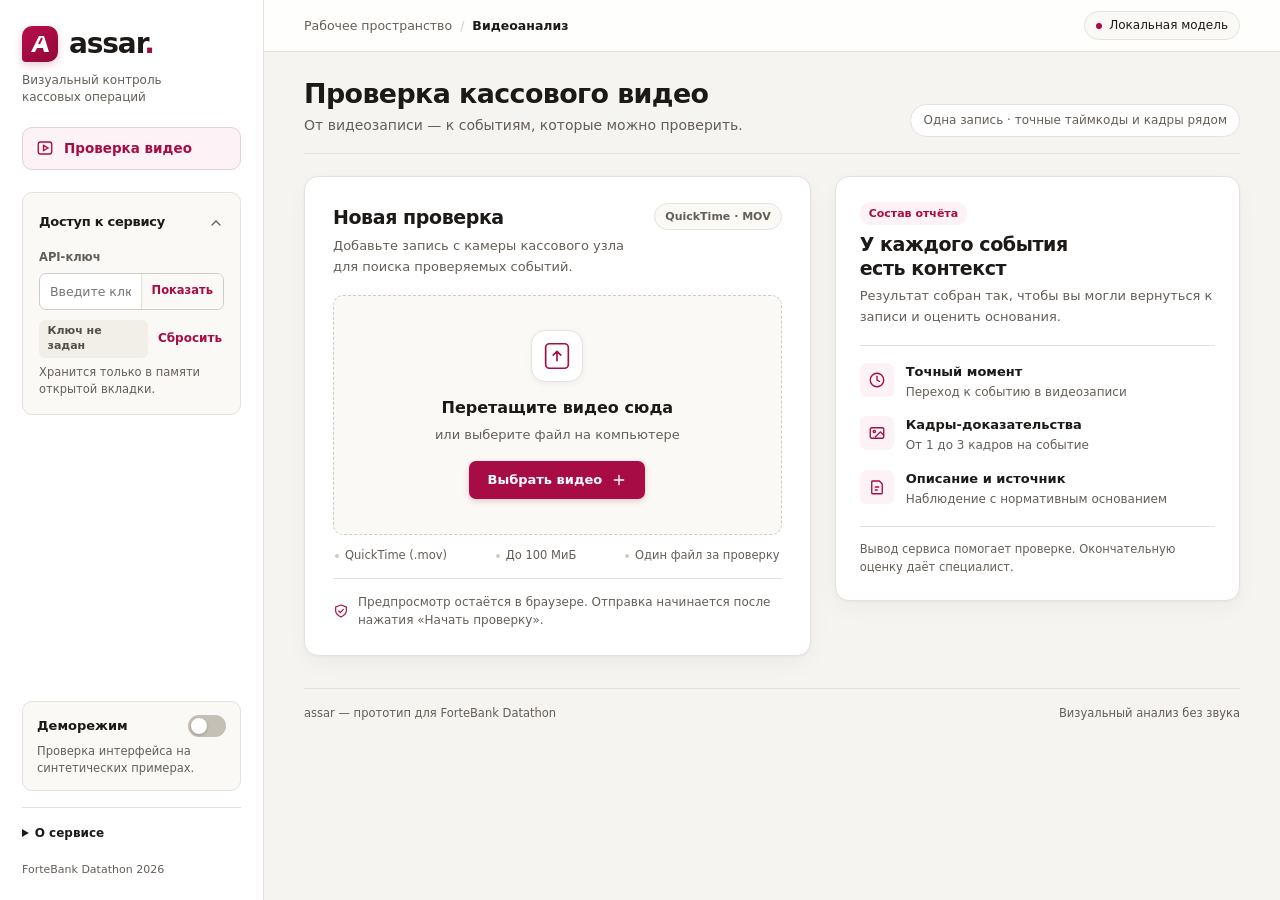
<file: app/web/index.html>
<!DOCTYPE html>
<html lang="ru">
<head>
  <meta charset="UTF-8">
  <meta name="viewport" content="width=device-width, initial-scale=1.0">
  <meta name="theme-color" content="#F6F5F3">
  <title>assar — Проверка кассового видео</title>
  <link rel="stylesheet" href="styles.css?v=refresh-10">
</head>
<body>
  <a class="skip-link" href="#mainContent">Перейти к проверке</a>
  <div id="appShell" class="app-shell">
    <aside class="sidebar" aria-label="Панель сервиса">
      <div class="sidebar__top">
        <a class="brand" href="#mainContent" aria-label="assar — к проверке видео">
          <span class="brand__mark" aria-hidden="true"><svg viewBox="0 0 32 32" width="32" height="32" fill="none"><path d="M7 24 15 8h5l5 16h-5l-1-4h-6l-2 4H7Z" fill="currentColor"/><path d="m15 16 3-6" stroke="#B60948" stroke-width="2"/></svg></span>
          <span class="brand__name" translate="no">assar<span class="brand__dot">.</span></span>
        </a>
        <p class="sidebar__caption">Визуальный контроль кассовых операций</p>
      </div>
      <nav class="workspace-nav" aria-label="Рабочая область">
        <a href="#mainContent" aria-current="page" class="workspace-nav__active">
          <svg width="18" height="18" viewBox="0 0 24 24" fill="none" stroke="currentColor" stroke-width="1.8" aria-hidden="true"><rect x="3" y="4" width="18" height="16" rx="3"/><path d="m10 8.5 6 3.5-6 3.5v-7Z"/></svg>
          <span>Проверка видео</span>
        </a>
      </nav>
      <details id="authPanel" class="access-panel" open>
        <summary class="access-panel__heading">
          <h2 id="authHeading">Доступ к сервису</h2>
          <svg class="access-panel__chevron" width="16" height="16" viewBox="0 0 24 24" fill="none" stroke="currentColor" stroke-width="1.8" aria-hidden="true"><path d="m6 9 6 6 6-6" stroke-linecap="round" stroke-linejoin="round"/></svg>
        </summary>
        <label for="apiKeyInput">API-ключ</label>
        <div class="key-input">
          <input type="password" id="apiKeyInput" name="api-key" placeholder="Введите ключ…" autocomplete="off" spellcheck="false" aria-describedby="keyHelp">
          <button type="button" id="toggleKeyVisibilityBtn" class="key-toggle" aria-label="Показать ключ" aria-pressed="false">Показать</button>
        </div>
        <div class="key-status-row"><span id="keyStatusBadge" class="badge badge--neutral" role="status">Ключ не задан</span><button type="button" id="clearKeyBtn" class="text-button">Сбросить</button></div>
        <p id="keyHelp" class="small-note">Хранится только в памяти открытой вкладки.</p>
      </details>
      <div class="sidebar__bottom">
        <div class="demo-box">
          <label class="demo-switch" for="demoModeToggle">
            <span>Деморежим</span><input type="checkbox" id="demoModeToggle" name="demo-mode" role="switch">
          </label>
          <p class="small-note">Проверка интерфейса на синтетических примерах.</p>
        </div>
        <details class="about-service"><summary>О сервисе</summary><p>Прототип для ForteBank Datathon. Анализирует только изображение, без звука и идентификации лиц. Не является официальным продуктом банка.</p></details>
        <span class="sidebar__signature">ForteBank Datathon 2026</span>
      </div>
    </aside>

    <div class="workspace">
      <header class="workspace-bar">
        <div class="workspace-bar__crumbs"><span>Рабочее пространство</span><span class="workspace-bar__separator" aria-hidden="true">/</span><strong>Видеоанализ</strong></div>
        <span class="workspace-bar__badge"><span aria-hidden="true"></span> Локальная модель</span>
      </header>
      <main id="mainContent" class="main-content" tabindex="-1">
        <div class="demo-strip">
          <div id="demoBanner" class="demo-banner hidden" role="status">
            <span class="demo-banner__badge">Синтетические данные</span>
            <span class="demo-banner__text">Демонстрация интерфейса. Видео не отправляется на анализ; результаты не являются выводами модели.</span>
          </div>
          <div id="demoSettingsBox" class="demo-settings hidden">
            <label for="demoScenarioSelect">Сценарий</label>
            <div class="select-wrap">
              <select id="demoScenarioSelect" name="demo-scenario" class="select-input">
                <option value="violation">Есть события — 2 события и 4 кадра</option>
                <option value="many_events">Лента — 12 синтетических событий</option>
                <option value="no_violation">Нарушений не выявлено</option>
                <option value="failed">Сбой обработки видео</option>
                <option value="http_401">401 — неверный ключ</option>
                <option value="http_415">415 — неподдерживаемый формат</option>
                <option value="http_422">422 — повреждённый файл</option>
                <option value="http_503">503 — сервис занят</option>
              </select>
            </div>
            <button id="useDemoSampleBtn" type="button" class="btn btn--secondary btn--sm">Тестовый файл</button>
          </div>
        </div>

        <header id="pageIntro" class="page-intro">
          <div><h1 id="pageTitle">Проверка кассового видео</h1><p id="pageLead">От видеозаписи — к событиям, которые можно проверить.</p></div>
          <span class="page-intro__note">Одна запись · точные таймкоды и кадры рядом</span>
        </header>

        <section id="errorAlert" class="alert hidden" role="alert" tabindex="-1">
          <div><div class="alert__header"><strong id="errorTitle">Не удалось выполнить проверку</strong><span id="errorCodeBadge" class="badge badge--error hidden"></span></div><p id="errorMessage"></p></div>
          <button type="button" id="errorResetBtn" class="btn btn--secondary">Выбрать другой файл</button>
        </section>
        <p id="notice" class="notice hidden" role="status"></p>

        <section id="uploadSection" class="upload-layout" aria-labelledby="uploadHeading">
          <div class="upload-surface">
            <div class="section-heading">
              <div>
                <h2 id="uploadHeading">Новая проверка</h2>
                <p class="section-lead">Добавьте запись с камеры кассового узла для поиска проверяемых событий.</p>
              </div>
              <span class="format-tag" translate="no">QuickTime · MOV</span>
            </div>
            <input type="file" id="fileInput" name="video" class="sr-only" tabindex="-1" accept=".mov,video/quicktime" aria-label="Видео для проверки">
            <div id="selectedFilePanel" class="selected-file hidden">
              <div class="selected-file__details"><span class="file-symbol" aria-hidden="true">MOV</span><div class="selected-file__text"><span class="selected-file__label">Файл готов к проверке</span><strong id="selectedFileName" class="selected-file__name"></strong><span id="selectedFileSize" class="small-note"></span></div><button type="button" id="changeFileBtn" class="btn btn--secondary btn--sm">Заменить</button></div>
              <button type="button" id="startAnalysisBtn" class="btn btn--primary btn--full"><span>Начать проверку</span><span aria-hidden="true">→</span></button>
            </div>
            <button type="button" id="dropZone" class="dropzone" aria-describedby="uploadRequirements">
              <span class="upload-symbol" aria-hidden="true">
                <svg width="34" height="34" viewBox="0 0 36 36" fill="none" stroke="currentColor" stroke-width="1.75"><rect x="6" y="5" width="24" height="26" rx="4"/><path d="M18 23V13m-4 4 4-4 4 4" stroke-linecap="round" stroke-linejoin="round"/></svg>
              </span>
              <span class="dropzone__copy">
                <span class="dropzone__title">Перетащите видео сюда</span>
                <span class="dropzone__subtitle">или выберите файл на компьютере</span>
              </span>
              <span class="dropzone__cta">Выбрать видео <svg width="16" height="16" viewBox="0 0 24 24" fill="none" stroke="currentColor" stroke-width="2" aria-hidden="true"><path d="M12 5v14m-7-7h14" stroke-linecap="round"/></svg></span>
            </button>
            <p id="uploadRequirements" class="upload-requirements"><span>QuickTime (.mov)</span><span>До 100 МиБ</span><span>Один файл за проверку</span></p>
            <div class="upload-footnote"><svg width="16" height="16" viewBox="0 0 24 24" fill="none" stroke="currentColor" stroke-width="1.75" aria-hidden="true"><path d="m12 3 8 3v6c0 5-8 9-8 9s-8-4-8-9V6l8-3Z"/><path d="m8.5 12 2.5 2.5 4.5-5" stroke-linecap="round" stroke-linejoin="round"/></svg><span>Предпросмотр остаётся в браузере. Отправка начинается после нажатия «Начать проверку».</span></div>
          </div>

          <div class="upload-side-column">
            <div id="videoHome" class="video-home-slot">
              <aside id="videoPanel" class="video-panel hidden" aria-labelledby="videoHeading">
                <div class="video-panel__header"><h2 id="videoHeading">Видеозапись</h2><span class="badge badge--neutral">Локальный просмотр</span></div>
                <div class="video-stage"><video id="localVideo" controls muted playsinline preload="metadata" aria-label="Выбранная видеозапись" aria-describedby="videoMessage"></video></div>
                <p id="videoMessage" class="video-message" role="status"></p>
              </aside>
            </div>

            <aside class="review-guide" aria-labelledby="guideHeading">
              <div class="review-guide__header">
                <span class="review-guide__eyebrow">Состав отчёта</span>
                <h2 id="guideHeading">У каждого события есть контекст</h2>
                <p>Результат собран так, чтобы вы могли вернуться к записи и оценить основания.</p>
              </div>
              <ul class="guide-list">
                <li>
                  <span class="guide-list__icon" aria-hidden="true">
                    <svg width="18" height="18" viewBox="0 0 24 24" fill="none" stroke="currentColor" stroke-width="1.8"><circle cx="12" cy="12" r="9"/><path d="M12 7v5l3.5 2" stroke-linecap="round"/></svg>
                  </span>
                  <div><strong>Точный момент</strong><span>Переход к событию в видеозаписи</span></div>
                </li>
                <li>
                  <span class="guide-list__icon" aria-hidden="true">
                    <svg width="18" height="18" viewBox="0 0 24 24" fill="none" stroke="currentColor" stroke-width="1.8"><rect x="3" y="5" width="18" height="14" rx="2"/><circle cx="8.5" cy="10" r="1.5"/><path d="m21 15-4.5-4.5L9 18"/></svg>
                  </span>
                  <div><strong>Кадры-доказательства</strong><span>От 1 до 3 кадров на событие</span></div>
                </li>
                <li>
                  <span class="guide-list__icon" aria-hidden="true">
                    <svg width="18" height="18" viewBox="0 0 24 24" fill="none" stroke="currentColor" stroke-width="1.8"><path d="M6 4h9l4 4v12a1 1 0 0 1-1 1H6a1 1 0 0 1-1-1V5a1 1 0 0 1 1-1Z"/><path d="M9 12h6M9 16h4"/></svg>
                  </span>
                  <div><strong>Описание и источник</strong><span>Наблюдение с нормативным основанием</span></div>
                </li>
              </ul>
              <p class="guide-disclaimer">Вывод сервиса помогает проверке. Окончательную оценку даёт специалист.</p>
            </aside>
          </div>
        </section>

        <section id="processingSection" class="processing-surface hidden" aria-labelledby="processingHeading">
          <div class="processing-view"><div class="scan-symbol" aria-hidden="true"><span class="spinner"></span><svg width="28" height="28" viewBox="0 0 24 24" fill="none" stroke="currentColor" stroke-width="1.5"><rect x="3" y="4" width="18" height="16" rx="3"/><path d="m10 8 6 4-6 4V8Z"/></svg></div>
            <h2 id="processingHeading" tabindex="-1">Анализируем видеозапись…</h2>
            <p id="processingDescription" role="status"></p>
            <div class="processing-timer"><span>Прошло времени</span><strong id="processingElapsed" role="timer" aria-live="off">00:00</strong></div>
            <dl class="processing-meta"><div><dt>Видеофайл</dt><dd id="processingFileName">—</dd></div><div><dt>Номер проверки</dt><dd id="processingJobId">—</dd></div></dl>
            <button type="button" id="cancelPollingBtn" class="btn btn--secondary">Остановить ожидание</button>
            <p id="processingCancelHint" class="small-note">Уже начатая обработка на сервере продолжится.</p>
          </div>
        </section>

        <section id="resultSection" class="result-section hidden" aria-labelledby="resultHeading">
          <div id="verdictBanner" class="verdict-card">
            <div class="verdict-card__main"><div class="verdict-card__info"><span class="verdict-card__label">Результат проверки</span><h2 id="resultHeading" tabindex="-1">—</h2><p id="verdictSubtitle"></p></div><button type="button" id="newUploadBtn" class="btn btn--secondary">Проверить другое видео <span aria-hidden="true">+</span></button></div>
            <div class="verdict-summary"><div class="verdict-summary__file"><span>Видеофайл</span><strong id="resultFileName">—</strong></div><div class="verdict-summary__events"><strong id="resultEventsCount">0</strong><span>событий в записи</span></div></div>
          </div>
          <section id="eventNavigator" class="event-navigator hidden" aria-label="Выбор события">
            <div class="event-navigator__heading"><h3>События в записи</h3><span>Выберите момент для просмотра</span></div>
            <nav id="eventTimeline" class="event-timeline hidden" aria-label="Моменты событий"></nav>
          </section>
          <div class="result-workspace">
            <div class="result-video-column"><div id="resultVideoSlot"></div><details class="technical-details"><summary>Данные проверки</summary><dl><div><dt>Статус</dt><dd id="resultStatus">—</dd></div><div><dt>ID проверки</dt><dd id="resultJobId" translate="no">—</dd></div><div><dt>Вердикт API</dt><dd><span id="verdictRawBadge" translate="no"></span></dd></div></dl></details></div>
            <div class="events-column">
              <div id="violationsContainer" class="violations-container hidden"><div class="violations-header"><h3 id="selectedEventStatus" aria-live="polite" aria-atomic="true">Событие</h3><div class="event-step-buttons"><button id="previousEventBtn" type="button" class="btn btn--secondary btn--sm" aria-label="Предыдущее событие">← Назад</button><button id="nextEventBtn" type="button" class="btn btn--secondary btn--sm" aria-label="Следующее событие">Далее →</button></div></div><div id="violationsList" class="violations-list"></div></div>
              <div class="clean-state-card"><span class="clean-state-card__icon" aria-hidden="true">✓</span><h3>События с признаками нарушений отсутствуют</h3><p>В пределах поддерживаемой проверки события не обнаружены. Это не проверка всех возможных нарушений кассового обслуживания.</p></div>
            </div>
          </div>
        </section>
        <footer class="footer"><span>assar — прототип для ForteBank Datathon</span><span>Визуальный анализ без звука</span></footer>
      </main>
    </div>
  </div>
  <div id="imageModal" class="modal hidden" role="dialog" aria-modal="true" aria-labelledby="modalTitle">
    <div id="modalBackdrop" class="modal__backdrop"></div>
    <div class="modal__dialog"><div class="modal__header"><div><h2 id="modalTitle">Кадр-доказательство</h2><p id="modalMeta"></p></div><button type="button" id="closeModalBtn" class="btn btn--secondary" aria-label="Закрыть просмотр кадра">Закрыть <span aria-hidden="true">×</span></button></div><div class="modal__body"><img id="modalImage" class="modal__image" width="1280" height="720" alt="Увеличенный кадр-доказательство"></div><p class="modal__hint">Esc — закрыть просмотр</p></div>
  </div>
  <script src="app.js?v=refresh-9"></script>
</body>
</html>
</file>
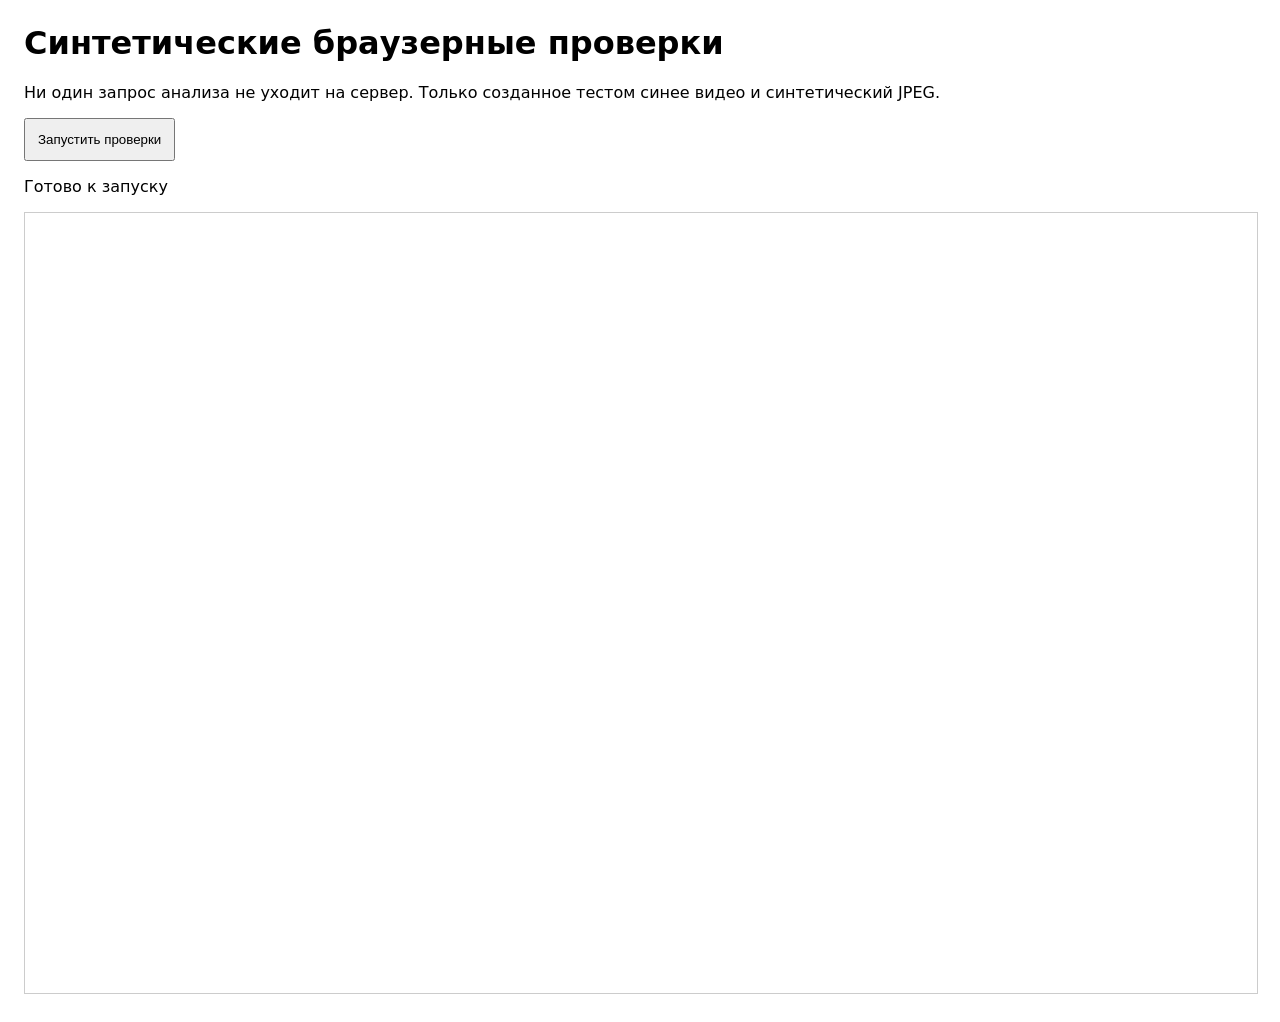
<file: app/web/tests/browser.html>
<!doctype html>
<html lang="ru"><meta charset="utf-8"><title>assar — synthetic browser tests</title>
<style>body{font:16px system-ui;margin:24px}iframe{width:100%;height:780px;border:1px solid #ccc}li{margin:6px}button{padding:12px}</style>
<h1>Синтетические браузерные проверки</h1>
<p>Ни один запрос анализа не уходит на сервер. Только созданное тестом синее видео и синтетический JPEG.</p>
<button id="run">Запустить проверки</button>
<p id="summary" role="status">Готово к запуску</p><ol id="results"></ol>
<iframe id="preview" title="Проверяемый интерфейс"></iframe>
<script src="browser.js"></script></html>
</file>
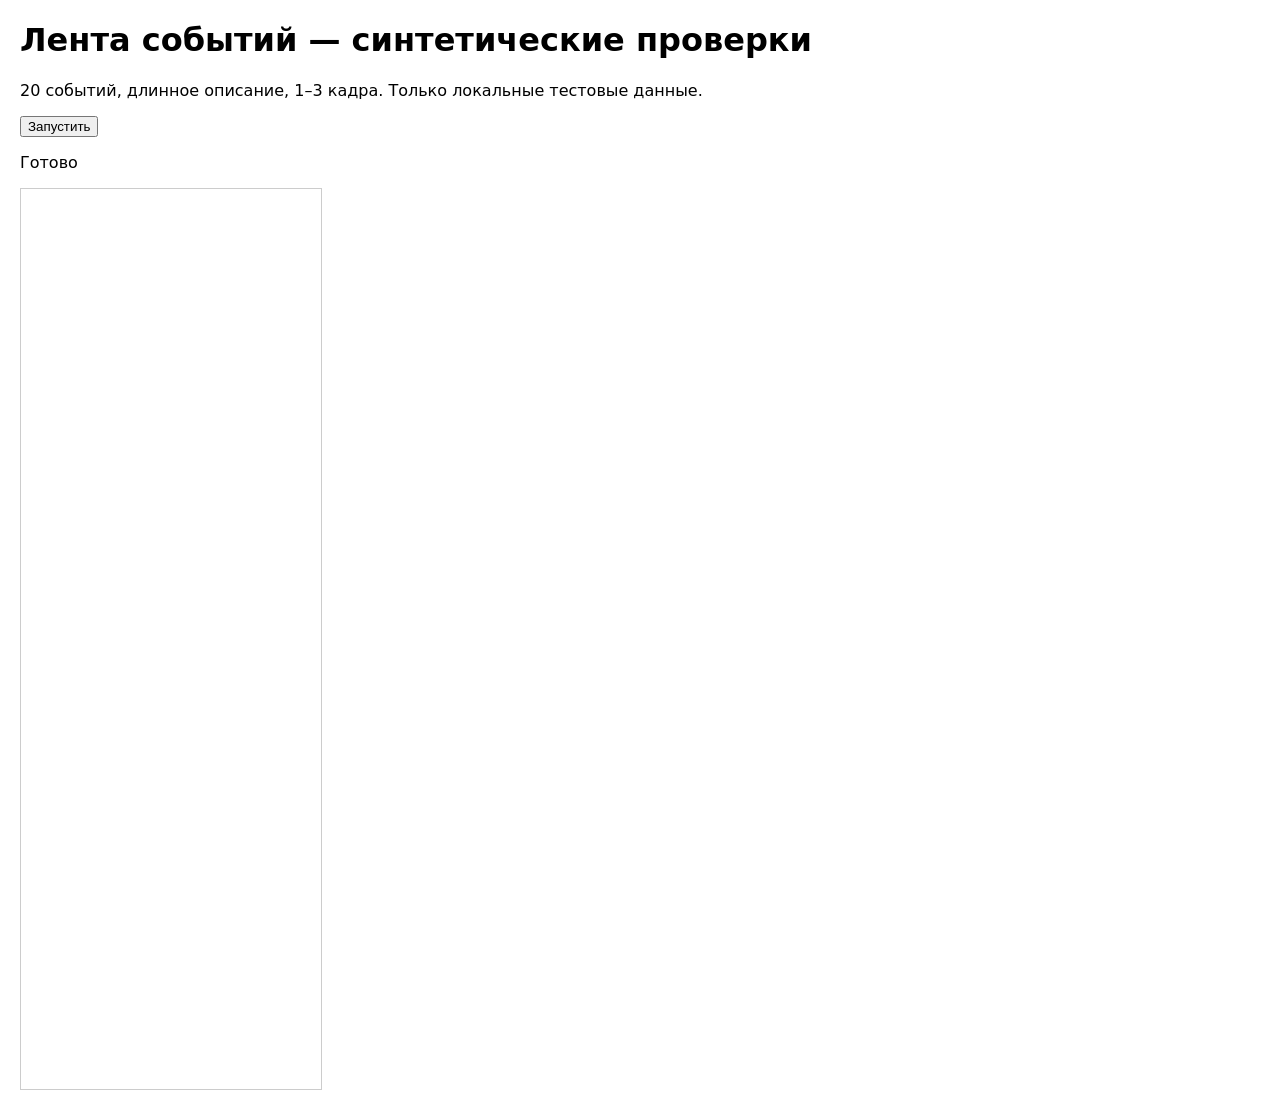
<file: app/web/tests/event-feed.html>
<!doctype html>
<html lang="ru"><meta charset="utf-8"><meta name="viewport" content="width=device-width,initial-scale=1">
<title>assar — проверки ленты событий</title>
<style>body{font:16px system-ui;margin:20px}iframe{display:block;height:900px;border:1px solid #ccc}li{margin:12px 0}</style>
<h1>Лента событий — синтетические проверки</h1>
<p>20 событий, длинное описание, 1–3 кадра. Только локальные тестовые данные.</p>
<button id="run">Запустить</button><p id="summary" role="status">Готово</p><ol id="results"></ol>
<iframe id="preview" title="Тестируемый интерфейс"></iframe>
<script src="event-feed.js"></script></html>
</file>
<file: app/web/styles.css>
:root {
  color-scheme: light;
  --canvas: #f5f4f0;
  --paper: #ffffff;
  --surface-subtle: #faf9f6;
  --surface-warm: #f2efe9;
  --ink: #1c1917;
  --muted: #655e57;
  --line: #e5e2dc;
  --line-strong: #d1ccc3;
  --berry: #a80c44;
  --berry-dark: #880735;
  --rose: #fdf2f6;
  --rose-border: #ebcdd8;
  --green: #1b6947;
  --green-soft: #eaf5ef;
  --amber-bg: #fcf5e3;
  --amber-border: #e5ce96;
  --amber-ink: #5e4209;
  --radius-lg: 14px;
  --radius-md: 10px;
  --radius-sm: 7px;
  --shadow-card: 0 1px 3px rgba(28, 25, 23, 0.04), 0 8px 24px rgba(28, 25, 23, 0.035);
  --shadow-hover: 0 4px 12px rgba(28, 25, 23, 0.07), 0 12px 28px rgba(28, 25, 23, 0.05);
  --ease-out: cubic-bezier(0.22, 1, 0.36, 1);
  --font: "Inter", "Segoe UI Variable Text", "Segoe UI Variable", "Segoe UI", system-ui, -apple-system, BlinkMacSystemFont, sans-serif;
  --display: "Inter", "Segoe UI Variable Display", "Segoe UI", system-ui, -apple-system, BlinkMacSystemFont, sans-serif;
  --mono: "JetBrains Mono", "Cascadia Mono", Consolas, monospace;
}
* { box-sizing: border-box; }
html { scroll-padding-top: 24px; }
body { margin: 0; background: var(--canvas); color: var(--ink); font: 14.5px/1.55 var(--font); font-feature-settings: "cv02", "cv03", "cv04", "cv11"; -webkit-font-smoothing: antialiased; }
button, input, select { font: inherit; }
button, a, input, select, summary { -webkit-tap-highlight-color: transparent; touch-action: manipulation; }
button, summary { cursor: pointer; }
button { color: inherit; }
button:disabled { opacity: .55; cursor: wait; }
a { color: var(--berry); text-underline-offset: 3px; transition: color .18s var(--ease-out); }
a:hover { color: var(--berry-dark); }
:focus-visible { outline: 2px solid var(--berry); outline-offset: 3px; }
[tabindex="-1"]:focus, [tabindex="-1"]:focus-visible { outline: none; }
h1, h2, h3, h4, p, figure, dl, dd { margin: 0; }
h1, h2, h3, .alert { text-wrap: balance; scroll-margin-top: 24px; }
.demo-banner, #pageTitle { scroll-margin-top: 72px; }
h1, h2 { font-family: var(--display); font-weight: 650; color: var(--ink); letter-spacing: -0.022em; }
.mono { font-family: var(--mono); font-size: 0.92em; }
p { text-wrap: pretty; }
svg { flex-shrink: 0; }
.hidden { display: none !important; }
@keyframes surfaceIn {
  from { opacity: 0; transform: translateY(8px); }
  to { opacity: 1; transform: translateY(0); }
}
.sr-only { position: absolute; width: 1px; height: 1px; padding: 0; margin: -1px; overflow: hidden; clip: rect(0,0,0,0); white-space: nowrap; border: 0; }
.skip-link { position: fixed; top: -100px; left: 24px; padding: 10px 16px; z-index: 100; background: var(--paper); border: 1px solid var(--berry); border-radius: var(--radius-md); font-weight: 600; text-decoration: none; box-shadow: var(--shadow-card); }
.skip-link:focus { top: 12px; }
.app-shell { display: grid; grid-template-columns: 264px minmax(0,1fr); min-height: 100dvh; }
.sidebar { background: var(--paper); border-right: 1px solid var(--line); padding: 26px 22px 22px; display: flex; flex-direction: column; gap: 0; position: sticky; top: 0; height: 100dvh; overflow-y: auto; }
.sidebar__top { margin-bottom: 20px; }
.brand { display: flex; align-items: center; gap: 11px; width: fit-content; color: var(--ink); text-decoration: none; transition: transform .2s var(--ease-out); }
.brand:hover { transform: translateX(1px); color: var(--ink); }
.brand__mark { display: grid; place-items: center; width: 36px; height: 36px; border-radius: 10px 10px 10px 4px; background: linear-gradient(145deg, #b80e4b, #920839); color: white; box-shadow: 0 3px 8px rgba(168, 12, 68, 0.22); }
.brand__name { font: 700 28px/1 var(--display); letter-spacing: -0.04em; }
.brand__dot { color: var(--berry); }
.sidebar__caption { font-size: 12px; color: var(--muted); margin: 10px 0 0; line-height: 1.45; }
.workspace-nav { margin: 0 0 22px; }
.workspace-nav a { display: flex; align-items: center; gap: 10px; padding: 10px 13px; border-radius: var(--radius-md); text-decoration: none; font-size: 13.5px; font-weight: 600; color: var(--berry); background: var(--rose); border: 1px solid var(--rose-border); transition: background-color .18s var(--ease-out), transform .18s var(--ease-out), box-shadow .18s var(--ease-out); }
.workspace-nav a:hover { background: #fae4ec; transform: translateY(-1px); box-shadow: 0 2px 6px rgba(168, 12, 68, 0.08); }
.access-panel { padding: 16px; background: var(--surface-subtle); border: 1px solid var(--line); border-radius: var(--radius-md); }
.access-panel__heading { display: flex; justify-content: space-between; align-items: center; gap: 8px; min-height: 28px; list-style: none; cursor: pointer; border-radius: 4px; }
.access-panel__heading::-webkit-details-marker { display: none; }
.access-panel[open] > .access-panel__heading { margin-bottom: 12px; }
.access-panel__chevron { flex-shrink: 0; color: var(--muted); transition: transform .18s var(--ease-out); }
.access-panel[open] .access-panel__chevron { transform: rotate(180deg); }
.access-panel__heading:hover h2 { color: var(--berry); }
.access-panel h2 { font: 600 13px/1.3 var(--font); color: var(--ink); }
.lock-icon { color: var(--muted); }
.access-panel label { display: block; font-size: 11.5px; font-weight: 600; color: var(--muted); margin-bottom: 6px; }
.key-input { display: flex; align-items: stretch; border: 1px solid var(--line-strong); background: var(--paper); border-radius: var(--radius-sm); overflow: hidden; transition: border-color .18s var(--ease-out), box-shadow .18s var(--ease-out); }
.key-input:focus-within { border-color: var(--berry); box-shadow: 0 0 0 3px var(--rose); }
.key-input input { width: 100%; min-width: 0; padding: 8px 10px; border: 0; background: transparent; font-size: 12.5px; color: var(--ink); }
.key-input input:focus-visible { outline: none; }
.key-toggle { border: 0; border-left: 1px solid var(--line); background: var(--surface-subtle); color: var(--berry); font-size: 11.5px; font-weight: 600; padding: 0 10px; white-space: nowrap; transition: background-color .15s; }
.key-toggle:hover { background: var(--rose); }
.key-status-row { display: flex; justify-content: space-between; align-items: center; gap: 8px; margin: 10px 0 6px; }
.badge { display: inline-flex; align-items: center; gap: 6px; font-size: 11px; font-weight: 600; line-height: 1.35; padding: 4px 8.5px; border-radius: 6px; overflow-wrap: anywhere; }
.badge--neutral { background: var(--surface-warm); color: #544e47; }
.badge--ok { background: var(--green-soft); color: var(--green); }
.badge--error { background: var(--rose); color: var(--berry-dark); }
.small-note { font-size: 11.5px; line-height: 1.5; color: var(--muted); }
.text-button { border: 0; background: transparent; padding: 4px 2px; color: var(--berry); font-size: 12px; font-weight: 600; transition: color .15s; }
.text-button:hover { color: var(--berry-dark); text-decoration: underline; }
.sidebar__bottom { margin-top: auto; padding-top: 22px; }
.demo-box { padding: 13px 14px; background: var(--surface-subtle); border: 1px solid var(--line); border-radius: var(--radius-md); transition: border-color .18s var(--ease-out), background-color .18s var(--ease-out); }
.demo-box:has(input:checked) { background: var(--rose); border-color: var(--rose-border); }
.demo-switch { display: flex; align-items: center; justify-content: space-between; gap: 12px; padding: 0; cursor: pointer; font-size: 13px; font-weight: 600; color: var(--ink); }
.demo-box .small-note { margin-top: 6px; }
.demo-switch input { appearance: none; width: 38px; height: 22px; margin: 0; background: #c5bfb6; border-radius: 20px; position: relative; cursor: pointer; flex-shrink: 0; transition: background-color .2s var(--ease-out); }
.demo-switch input:checked { background: var(--berry); }
.demo-switch input::after { content: ""; width: 16px; height: 16px; background: white; border-radius: 50%; position: absolute; top: 3px; left: 3px; transition: transform .2s var(--ease-out); box-shadow: 0 1px 3px rgba(0,0,0,0.22); }
.demo-switch input:checked::after { transform: translateX(16px); }
.about-service { font-size: 12px; color: var(--muted); border-top: 1px solid var(--line); margin-top: 16px; padding-top: 12px; }
.about-service summary { padding: 4px 0; font-weight: 600; color: var(--ink); transition: color .15s; }
.about-service summary:hover { color: var(--berry); }
.about-service p { margin-top: 8px; line-height: 1.5; }
.sidebar__signature { display: block; font-size: 11px; color: var(--muted); margin-top: 14px; }
.workspace { min-width: 0; display: flex; flex-direction: column; }
.workspace-bar { min-height: 52px; display: flex; justify-content: space-between; align-items: center; gap: 16px; background: rgba(255, 255, 255, 0.86); backdrop-filter: blur(8px); border-bottom: 1px solid var(--line); padding: 10px 40px; font-size: 12.5px; color: var(--muted); }
.workspace-bar__crumbs { display: flex; align-items: center; gap: 8px; min-width: 0; }
.workspace-bar strong { font-weight: 600; color: var(--ink); }
.workspace-bar__separator { color: var(--line-strong); }
.workspace-bar__badge { display: inline-flex; align-items: center; gap: 7px; white-space: nowrap; font-size: 12px; font-weight: 500; color: var(--ink); background: var(--surface-subtle); border: 1px solid var(--line); padding: 4px 11px; border-radius: 999px; }
.workspace-bar__badge span { width: 6px; height: 6px; background: var(--berry); border-radius: 50%; box-shadow: 0 0 0 3px var(--rose); }
.main-content { width: 100%; max-width: 1360px; padding: 26px 40px 28px; margin: 0 auto; flex: 1; }
.page-intro { display: flex; justify-content: space-between; align-items: flex-end; gap: 20px; margin-bottom: 22px; padding-bottom: 16px; border-bottom: 1px solid var(--line); }
.page-intro h1 { font-size: clamp(23px, 2.1vw, 30px); line-height: 1.2; }
.page-intro p { margin-top: 5px; color: var(--muted); font-size: 14px; }
.page-intro__note { font-size: 12px; font-weight: 500; color: var(--muted); background: var(--paper); border: 1px solid var(--line); padding: 6px 12px; border-radius: 999px; flex-shrink: 0; white-space: nowrap; }
.upload-layout { display: grid; grid-template-columns: minmax(0, 1.25fr) minmax(300px, 1fr); gap: 24px; align-items: start; animation: surfaceIn .28s var(--ease-out); }
.upload-surface { background: var(--paper); padding: 26px 28px; border: 1px solid var(--line); border-radius: var(--radius-lg); box-shadow: var(--shadow-card); }
.upload-side-column { display: grid; gap: 24px; min-width: 0; align-content: start; }
.video-home-slot:empty { display: none; }
.video-home-slot:has(> .hidden) { display: none; }
.section-heading { display: flex; justify-content: space-between; align-items: flex-start; gap: 16px; }
.section-heading h2 { font-size: 19px; }
.format-tag { font-size: 11px; font-weight: 600; color: var(--muted); background: var(--surface-subtle); border: 1px solid var(--line); padding: 4px 10px; border-radius: 999px; white-space: nowrap; }
.section-lead { margin-top: 4px; color: var(--muted); font-size: 13px; }
.dropzone { margin-top: 18px; display: flex; flex-direction: column; align-items: center; justify-content: center; min-height: 240px; padding: 28px 20px; width: 100%; background: var(--surface-subtle); border: 1.5px dashed var(--line-strong); border-radius: var(--radius-md); transition: background-color .2s var(--ease-out), border-color .2s var(--ease-out), transform .2s var(--ease-out), box-shadow .2s var(--ease-out); text-align: center; }
.dropzone__copy { display: flex; flex-direction: column; align-items: center; }
.dropzone:hover, .dropzone--active { background: var(--rose); border-color: var(--berry); border-style: solid; box-shadow: 0 4px 16px rgba(168, 12, 68, 0.06); }
.dropzone--active { user-select: none; transform: scale(0.995); }
.upload-symbol { display: grid; place-items: center; width: 52px; height: 52px; border-radius: 14px; background: var(--paper); border: 1px solid var(--line); color: var(--berry); margin-bottom: 14px; box-shadow: 0 2px 6px rgba(28, 25, 23, 0.05); transition: transform .22s var(--ease-out), border-color .22s var(--ease-out); }
.dropzone:hover .upload-symbol, .dropzone--active .upload-symbol { border-color: var(--rose-border); transform: translateY(-2px); }
.dropzone__title { font-size: 16px; font-weight: 650; color: var(--ink); }
.dropzone__subtitle { font-size: 13px; color: var(--muted); margin-top: 4px; }
.dropzone__cta { display: inline-flex; align-items: center; gap: 9px; background: var(--berry); color: white; padding: 9px 18px; border-radius: var(--radius-sm); font-size: 13px; font-weight: 600; margin-top: 16px; box-shadow: 0 2px 6px rgba(168, 12, 68, 0.22); transition: background-color .18s var(--ease-out), transform .18s var(--ease-out); }
.dropzone:hover .dropzone__cta { background: var(--berry-dark); transform: translateY(-1px); }
.upload-requirements { display: flex; flex-wrap: wrap; justify-content: space-between; gap: 6px 14px; font-size: 11.5px; color: var(--muted); padding: 12px 2px 14px; }
.upload-requirements span { display: inline-flex; align-items: center; gap: 6px; }
.upload-requirements span::before { content: ""; width: 4px; height: 4px; border-radius: 50%; background: var(--line-strong); }
.upload-footnote { display: flex; align-items: center; gap: 9px; border-top: 1px solid var(--line); padding-top: 14px; font-size: 12px; color: var(--muted); line-height: 1.5; }
.upload-footnote svg { color: var(--berry); }
.review-guide { background: var(--paper); border: 1px solid var(--line); border-radius: var(--radius-lg); padding: 24px; box-shadow: var(--shadow-card); transition: padding .2s var(--ease-out); }
.review-guide__eyebrow { display: inline-block; font-size: 11px; font-weight: 600; color: var(--berry); background: var(--rose); padding: 3px 9px; border-radius: 999px; margin-bottom: 8px; }
.review-guide h2 { font-size: 19px; line-height: 1.25; }
.review-guide__header > p { margin-top: 6px; color: var(--muted); font-size: 13px; line-height: 1.55; }
.guide-list { list-style: none; margin: 18px 0 0; padding: 16px 0 0; border-top: 1px solid var(--line); display: grid; gap: 14px; }
.guide-list li { display: flex; gap: 12px; align-items: flex-start; }
.guide-list__icon { display: grid; place-items: center; width: 34px; height: 34px; border-radius: var(--radius-sm); background: var(--rose); color: var(--berry); flex-shrink: 0; margin-top: 1px; }
.guide-list strong { display: block; font-size: 13px; font-weight: 600; color: var(--ink); }
.guide-list li div > span { display: block; font-size: 12px; color: var(--muted); margin-top: 2px; line-height: 1.45; }
.review-guide .guide-disclaimer { margin-top: 18px; padding-top: 14px; border-top: 1px solid var(--line); font-size: 11.5px; color: var(--muted); line-height: 1.5; }
.upload-side-column:has(#videoPanel:not(.hidden)) .review-guide { padding: 14px 18px; background: var(--surface-subtle); box-shadow: none; }
.upload-side-column:has(#videoPanel:not(.hidden)) .review-guide__header,
.upload-side-column:has(#videoPanel:not(.hidden)) .guide-disclaimer { display: none; }
.upload-side-column:has(#videoPanel:not(.hidden)) .guide-list { margin: 0; padding: 0; border: 0; grid-template-columns: repeat(3, minmax(0, 1fr)); gap: 10px; }
.upload-side-column:has(#videoPanel:not(.hidden)) .guide-list li { flex-direction: column; gap: 6px; }
.upload-side-column:has(#videoPanel:not(.hidden)) .guide-list__icon { width: 28px; height: 28px; }
.upload-side-column:has(#videoPanel:not(.hidden)) .guide-list strong { font-size: 12px; }
.upload-side-column:has(#videoPanel:not(.hidden)) .guide-list li div > span { font-size: 11px; }
.btn { display: inline-flex; align-items: center; justify-content: center; gap: 10px; min-height: 40px; padding: 9px 16px; border: 1px solid transparent; border-radius: var(--radius-sm); font-size: 13px; font-weight: 600; line-height: 1.35; transition: background-color .18s var(--ease-out), border-color .18s var(--ease-out), color .18s var(--ease-out), transform .18s var(--ease-out), box-shadow .18s var(--ease-out); }
.btn--primary { background: var(--berry); color: white; box-shadow: 0 2px 6px rgba(168, 12, 68, 0.2); }
.btn--primary:hover:not(:disabled) { background: var(--berry-dark); transform: translateY(-1px); box-shadow: 0 4px 12px rgba(168, 12, 68, 0.28); }
.btn--secondary { background: var(--paper); border-color: var(--line-strong); color: var(--ink); }
.btn--secondary:hover:not(:disabled) { background: var(--surface-subtle); border-color: #a8a298; transform: translateY(-1px); }
.btn--full { width: 100%; justify-content: center; gap: 10px; margin: 12px 0 0; min-height: 44px; font-size: 14px; }
.btn--sm { min-height: 32px; padding: 5px 11px; font-size: 12px; border-radius: 6px; }
.selected-file { margin-top: 18px; padding: 14px; background: var(--surface-subtle); border: 1px solid var(--line); border-radius: var(--radius-md); animation: surfaceIn .24s var(--ease-out); }
.selected-file__details { display: flex; align-items: center; gap: 12px; padding: 10px 12px; border: 1px solid var(--line); border-radius: var(--radius-sm); background: var(--paper); }
.selected-file__text { flex: 1; min-width: 0; }
.selected-file__name { display: block; font-size: 13.5px; overflow-wrap: anywhere; font-weight: 600; color: var(--ink); }
.selected-file__label { display: inline-flex; align-items: center; gap: 5px; font-size: 11px; font-weight: 600; color: var(--green); }
.selected-file__label::before { content: ""; width: 6px; height: 6px; border-radius: 50%; background: var(--green); }
.file-symbol { width: 38px; height: 42px; background: var(--rose); border: 1px solid var(--rose-border); color: var(--berry); display: grid; place-items: center; font-size: 10px; font-weight: 700; border-radius: 6px; flex-shrink: 0; }
.upload-surface:has(.selected-file:not(.hidden)) .dropzone { min-height: 54px; padding: 10px 14px; margin-top: 12px; flex-direction: row; justify-content: center; gap: 8px; background: transparent; border-style: dashed; }
.upload-surface:has(.selected-file:not(.hidden)) .dropzone__copy { flex-direction: row; flex-wrap: wrap; align-items: baseline; gap: 6px; }
.upload-surface:has(.selected-file:not(.hidden)) .upload-symbol { display: none; }
.upload-surface:has(.selected-file:not(.hidden)) .dropzone__title { font-size: 12.5px; font-weight: 600; color: var(--berry); }
.upload-surface:has(.selected-file:not(.hidden)) .dropzone__subtitle { margin-top: 0; font-size: 12px; }
.upload-surface:has(.selected-file:not(.hidden)) .dropzone__cta { display: none; }
.upload-surface:has(.selected-file:not(.hidden)) .upload-requirements { padding: 10px 2px 12px; }
.demo-strip { display: flex; flex-wrap: wrap; align-items: center; justify-content: space-between; gap: 10px 16px; margin-bottom: 18px; padding: 8px 12px; background: var(--paper); border: 1px solid var(--line); border-radius: var(--radius-md); box-shadow: 0 1px 2px rgba(28, 25, 23, 0.03); }
.demo-strip:not(:has(> :not(.hidden))) { display: none; }
.demo-banner { flex: 1 1 380px; display: flex; flex-wrap: wrap; gap: 6px 10px; align-items: center; background: var(--amber-bg); border: 1px solid var(--amber-border); color: var(--amber-ink); padding: 6px 11px; border-radius: var(--radius-sm); font-size: 11.5px; line-height: 1.4; }
.demo-banner__badge { display: inline-flex; align-items: center; background: #f2da9b; color: #4a3303; padding: 2px 7px; border-radius: 4px; font-size: 10.5px; font-weight: 700; white-space: nowrap; }
.demo-settings { flex: 0 1 auto; display: flex; flex-wrap: wrap; align-items: center; gap: 8px 10px; font-size: 12px; }
.demo-settings label { font-weight: 600; color: var(--muted); white-space: nowrap; }
.select-wrap { position: relative; display: inline-flex; align-items: center; min-width: 0; max-width: 100%; }
.select-wrap::after { content: ""; position: absolute; right: 12px; width: 6px; height: 6px; border-right: 1.8px solid var(--muted); border-bottom: 1.8px solid var(--muted); transform: rotate(45deg) translateY(-2px); pointer-events: none; transition: border-color .15s; }
.select-wrap:hover::after { border-color: var(--ink); }
.select-input { appearance: none; -webkit-appearance: none; background: var(--surface-subtle); color: var(--ink); border: 1px solid var(--line-strong); border-radius: var(--radius-sm); padding: 6px 34px 6px 11px; min-width: 0; max-width: 100%; font-size: 12px; font-weight: 500; height: 32px; cursor: pointer; transition: border-color .18s var(--ease-out), background-color .18s var(--ease-out), box-shadow .18s var(--ease-out); }
.select-input:hover:not(:disabled) { border-color: #a8a298; background: var(--paper); }
.select-input:focus-visible { outline: none; border-color: var(--berry); background: var(--paper); box-shadow: 0 0 0 3px var(--rose); }
.demo-settings .btn { min-height: 32px; font-size: 12px; padding: 5px 12px; }
.main-content:has(#demoBanner:not(.hidden)) .dropzone { min-height: 210px; padding-block: 22px; }
.main-content:has(#demoBanner:not(.hidden)) .upload-surface:has(.selected-file:not(.hidden)) .dropzone { min-height: 50px; padding-block: 9px; }
.main-content:has(#demoBanner:not(.hidden)) .upload-symbol { margin-bottom: 10px; }
.main-content:has(#demoBanner:not(.hidden)) .dropzone__cta { margin-top: 14px; }
.main-content:has(#demoBanner:not(.hidden)) .page-intro { margin-bottom: 16px; padding-bottom: 12px; }
.alert, .notice { margin-bottom: 20px; padding: 15px 18px; border: 1px solid var(--rose-border); border-left: 3px solid var(--berry); border-radius: var(--radius-md); background: #fff9fb; animation: surfaceIn .22s var(--ease-out); }
.alert { display: flex; align-items: center; justify-content: space-between; gap: 20px; }
.alert__body { min-width: 0; }
.alert__header { display: flex; align-items: center; flex-wrap: wrap; gap: 8px; }
.alert__header strong { font-size: 14px; color: var(--ink); }
.alert p, .notice { font-size: 13px; color: var(--ink); }
.alert p { margin-top: 4px; max-width: 75ch; color: var(--muted); }
.alert > .btn { flex-shrink: 0; }
.main-content:has(#processingSection:not(.hidden)) #videoHome { display: none; }
.video-panel { border: 1px solid var(--line); border-radius: var(--radius-lg); background: var(--paper); overflow: hidden; box-shadow: var(--shadow-card); animation: surfaceIn .26s var(--ease-out); }
.video-panel__header { display: flex; justify-content: space-between; align-items: center; gap: 12px; padding: 13px 18px; border-bottom: 1px solid var(--line); }
.video-panel h2 { font: 600 14px/1.3 var(--font); }
.video-stage { background: #141413; aspect-ratio: 16/9; max-height: 290px; width: 100%; display: grid; place-items: center; }
.result-video-column .video-stage { max-height: 360px; }
.result-video-column .video-message { height: 78px; overflow-y: auto; }
.video-stage video { display: block; width: 100%; height: 100%; max-height: inherit; object-fit: contain; }
.video-message { font-size: 12px; color: var(--muted); padding: 11px 18px; line-height: 1.45; background: var(--surface-subtle); border-top: 1px solid var(--line); }
.processing-surface { background: var(--paper); border: 1px solid var(--line); border-radius: var(--radius-lg); padding: 44px 24px; box-shadow: var(--shadow-card); animation: surfaceIn .26s var(--ease-out); }
.processing-view { max-width: 520px; margin: auto; text-align: center; }
.scan-symbol { display: grid; place-items: center; position: relative; width: 64px; height: 64px; margin: 0 auto 18px; color: var(--berry); }
.spinner { position: absolute; inset: 0; border: 2px solid var(--rose); border-top-color: var(--berry); border-radius: 50%; animation: spin 1.1s linear infinite; }
@keyframes spin { to { transform: rotate(360deg); } }
.processing-view h2 { font-size: 22px; }
.processing-view > p { margin-top: 8px; color: var(--muted); font-size: 13.5px; }
.processing-timer { margin: 20px auto; padding: 14px 22px; background: var(--surface-subtle); border: 1px solid var(--line); border-radius: var(--radius-md); width: 184px; }
.processing-timer span { display: block; font-size: 11.5px; color: var(--muted); margin-bottom: 2px; }
.processing-timer strong { font: 650 32px/1.1 var(--mono); font-variant-numeric: tabular-nums; color: var(--ink); }
.processing-meta { text-align: left; margin: 0 0 20px; padding: 12px 0; border-block: 1px solid var(--line); }
.processing-meta > div { display: flex; justify-content: space-between; gap: 16px; font-size: 12.5px; padding: 5px 2px; }
.processing-meta dt { color: var(--muted); flex-shrink: 0; }
.processing-meta dd { overflow-wrap: anywhere; text-align: right; font-weight: 500; color: var(--ink); }
.processing-view .small-note { margin-top: 10px; }
.result-section { animation: surfaceIn .28s var(--ease-out); }
.verdict-card { background: var(--paper); border: 1px solid var(--line); border-top: 3px solid var(--berry); border-radius: var(--radius-lg); margin-bottom: 24px; box-shadow: var(--shadow-card); overflow: hidden; }
.verdict-card--no-violation { border-top-color: var(--green); }
.verdict-card__main { display: flex; justify-content: space-between; align-items: center; gap: 24px; padding: 20px 24px; }
.verdict-card__info { min-width: 0; }
.verdict-card__label { display: inline-flex; align-items: center; gap: 6px; color: var(--berry); background: var(--rose); padding: 3px 9px; border-radius: 999px; font-size: 11px; font-weight: 700; margin-bottom: 8px; }
.verdict-card--no-violation .verdict-card__label { color: var(--green); background: var(--green-soft); }
.verdict-card h2 { font-size: clamp(20px, 1.9vw, 25px); line-height: 1.22; }
.verdict-card__info p { font-size: 13.5px; color: var(--muted); margin-top: 6px; max-width: 72ch; line-height: 1.5; }
.verdict-card__main > .btn { flex-shrink: 0; }
.verdict-summary { display: flex; align-items: center; justify-content: space-between; background: var(--surface-subtle); border-top: 1px solid var(--line); padding: 11px 24px; gap: 20px; }
.verdict-summary__file { min-width: 0; display: flex; align-items: baseline; gap: 10px; flex-wrap: wrap; }
.verdict-summary__file > span { font-size: 11.5px; color: var(--muted); }
.verdict-summary__file > strong { font-size: 12.5px; font-weight: 600; color: var(--ink); font-family: var(--mono); overflow-wrap: anywhere; }
.verdict-summary__events { display: inline-flex; gap: 8px; align-items: baseline; flex-shrink: 0; background: var(--paper); border: 1px solid var(--line); padding: 4px 12px; border-radius: 999px; }
.verdict-summary__events strong { font: 700 18px/1 var(--mono); color: var(--berry); font-variant-numeric: tabular-nums; }
.verdict-card--no-violation .verdict-summary__events strong { color: var(--green); }
.verdict-summary__events span { color: var(--muted); font-size: 12px; font-weight: 500; }
.result-workspace { display: grid; grid-template-columns: minmax(300px, 0.88fr) minmax(0, 1.18fr); gap: 24px; align-items: start; }
.result-video-column { position: sticky; top: 20px; min-width: 0; }
.technical-details { margin-top: 20px; background: var(--paper); border: 1px solid var(--line); border-radius: var(--radius-md); padding: 0 16px; color: var(--muted); font-size: 12px; }
.technical-details summary { padding: 10px 0; font-weight: 600; color: var(--ink); }
.technical-details dl { padding: 10px 0 12px; border-top: 1px solid var(--line); display: grid; gap: 6px; }
.technical-details dl > div { display: grid; grid-template-columns: 96px minmax(0,1fr); gap: 12px; align-items: baseline; }
.technical-details dd { overflow-wrap: anywhere; color: var(--ink); font-weight: 500; font-family: var(--mono); font-size: 11.5px; }
.event-navigator { min-width: 0; margin-bottom: 24px; }
.event-navigator__heading { display: flex; flex-wrap: wrap; align-items: baseline; gap: 8px 16px; margin-bottom: 12px; }
.event-navigator__heading h3 { font-size: 15px; }
.event-navigator__heading span { font-size: 12px; color: var(--muted); }
.event-timeline { position: relative; display: flex; flex-wrap: nowrap; gap: 10px; padding: 4px 4px 12px; overflow-x: auto; overscroll-behavior-x: contain; scrollbar-width: thin; scrollbar-color: var(--rose-border) transparent; }
.event-timeline button { flex: 0 0 114px; display: grid; gap: 5px; min-height: 66px; padding: 10px 14px; text-align: left; border: 1px solid var(--line); border-radius: var(--radius-md); background: var(--paper); color: var(--muted); font-variant-numeric: tabular-nums; }
.event-timeline button span { font-size: 11.5px; }
.event-timeline button strong { font-size: 16px; font-weight: 650; color: var(--ink); }
.event-timeline button[aria-pressed="true"] { background: var(--berry); border-color: var(--berry); color: white; }
.event-timeline button[aria-pressed="true"] strong { color: white; }
.event-timeline button[aria-pressed="true"]:hover { background: var(--berry); }
.event-timeline button:hover { background: var(--rose); border-color: var(--berry); }
.event-step-buttons { display: flex; gap: 8px; }
.events-column { min-width: 0; }
.violations-header { display: flex; align-items: baseline; justify-content: space-between; gap: 12px; margin: 0 0 12px; padding: 0 2px; }
.violations-header h3 { font-size: 15px; font-weight: 600; color: var(--ink); }
.violations-header > span { font-size: 11.5px; color: var(--muted); }
.violations-list { display: grid; gap: 24px; }
.event-card { background: var(--paper); border: 1px solid var(--line); border-radius: var(--radius-lg); padding: 18px 20px; min-width: 0; height: 460px; overflow-y: auto; overscroll-behavior-y: contain; scrollbar-gutter: stable; box-shadow: var(--shadow-card); }
.event-card[hidden] { display: none; }
.event-card:hover { border-color: var(--line-strong); box-shadow: var(--shadow-hover); }
.event-card__top { display: flex; justify-content: space-between; align-items: flex-start; gap: 14px; padding-bottom: 12px; border-bottom: 1px solid var(--line); }
.event-card__title-group { min-width: 0; }
.event-card__index { display: block; font-size: 14.5px; font-weight: 650; color: var(--ink); margin: 0 0 2px; }
.event-card__type { display: inline-block; font-size: 11.5px; color: var(--muted); font-family: var(--mono); overflow-wrap: anywhere; }
.event-card__top .btn { flex-shrink: 0; color: var(--berry); background: var(--rose); border-color: var(--rose-border); font-variant-numeric: tabular-nums; }
.event-card__top .btn:hover { background: #fae2eb; border-color: var(--berry); }
.event-card__description { margin: 13px 0 15px; padding: 11px 14px; background: var(--surface-subtle); border-left: 2.5px solid var(--rose-border); border-radius: 0 var(--radius-sm) var(--radius-sm) 0; font-size: 13.5px; line-height: 1.58; color: var(--ink); overflow-wrap: anywhere; }
.evidence-grid { display: grid; grid-template-columns: repeat(3, minmax(0, 1fr)); gap: 16px; align-items: start; }
.evidence-grid:has(> :only-child) { grid-template-columns: minmax(0, 1fr); max-width: 240px; }
.frame-card { margin: 0; min-width: 0; background: var(--surface-subtle); border: 1px solid var(--line); border-radius: var(--radius-md); padding: 6px; transition: border-color .18s var(--ease-out), transform .18s var(--ease-out); }
.frame-card:hover { border-color: var(--line-strong); transform: translateY(-1px); }
.frame-card__btn { display: block; padding: 0; width: 100%; border: 1px solid var(--line); border-radius: 6px; overflow: hidden; background: #141413; position: relative; transition: border-color .18s var(--ease-out), box-shadow .18s var(--ease-out); }
.frame-card__btn::after { content: "↗"; position: absolute; bottom: 6px; right: 6px; width: 22px; height: 22px; display: grid; place-items: center; background: rgba(255,255,255,0.94); color: var(--berry); border-radius: 5px; font-size: 12px; font-weight: 700; box-shadow: 0 2px 5px rgba(0,0,0,0.28); transition: transform .18s var(--ease-out), background-color .18s; }
.frame-card__btn:hover { border-color: var(--berry); box-shadow: 0 0 0 2px var(--rose); }
.frame-card__btn:hover::after { transform: scale(1.06); background: #fff; }
.frame-card__img { display: block; width: 100%; height: auto; aspect-ratio: 16/10; object-fit: contain; }
.frame-card__caption { margin-top: 6px; padding: 2px 3px 0; display: flex; flex-wrap: wrap; align-items: center; justify-content: space-between; gap: 2px 8px; color: var(--muted); font-size: 11px; }
.frame-card__caption .btn { background: transparent; border: 0; padding: 2px 0; min-height: 24px; color: var(--berry); text-align: left; font-size: 11px; font-weight: 600; font-variant-numeric: tabular-nums; }
.frame-card__caption .btn:hover { text-decoration: underline; transform: none; }
@media (pointer: coarse) { .btn--sm, .frame-card__caption .btn, .key-toggle, .text-button { min-height: 44px; } }
.clean-state-card { padding: 28px; background: var(--paper); border: 1px solid var(--line); border-radius: var(--radius-lg); box-shadow: var(--shadow-card); animation: surfaceIn .26s var(--ease-out); }
.violations-container:not(.hidden) + .clean-state-card { display: none; }
.clean-state-card__icon { display: grid; place-items: center; width: 40px; height: 40px; border-radius: 50%; background: var(--green-soft); color: var(--green); font-size: 19px; font-weight: 700; margin-bottom: 14px; }
.clean-state-card h3 { font-size: 18px; color: var(--ink); }
.clean-state-card p { color: var(--muted); font-size: 13.5px; margin-top: 8px; line-height: 1.6; max-width: 62ch; }
.footer { display: flex; justify-content: space-between; gap: 16px; border-top: 1px solid var(--line); margin-top: 32px; padding-top: 16px; font-size: 11.5px; color: var(--muted); }
.modal { position: fixed; inset: 0; display: grid; place-items: center; padding: 24px; z-index: 50; overscroll-behavior: contain; overflow-y: auto; }
.modal__backdrop { position: fixed; inset: 0; background: rgba(20, 18, 16, 0.76); backdrop-filter: blur(3px); }
.modal__dialog { position: relative; width: min(980px, 100%); max-height: calc(100dvh - 48px); overflow: auto; overscroll-behavior: contain; border-radius: var(--radius-lg); background: var(--paper); border: 1px solid var(--line); box-shadow: 0 24px 80px rgba(0, 0, 0, 0.35); animation: surfaceIn .22s var(--ease-out); }
.modal__header { display: flex; align-items: flex-start; justify-content: space-between; gap: 20px; padding: 16px 22px; border-bottom: 1px solid var(--line); }
.modal__header h2 { font-size: 17.5px; overflow-wrap: anywhere; }
.modal__header p { margin-top: 4px; color: var(--muted); font-size: 12px; font-family: var(--mono); }
.modal__header .btn { flex-shrink: 0; }
.modal__body { background: #141413; display: grid; place-items: center; padding: 16px; }
.modal__image { display: block; width: 100%; height: auto; max-height: 66dvh; object-fit: contain; }
.modal__hint { padding: 10px 22px; color: var(--muted); font-size: 11.5px; border-top: 1px solid var(--line); background: var(--surface-subtle); }
body:has(.modal:not(.hidden)) { overflow: hidden; }
@media (min-width: 1600px) { .upload-layout { grid-template-columns: minmax(0, 1.25fr) minmax(340px, 1fr); gap: 28px; } .dropzone { min-height: 260px; } }
@media (max-width: 1180px) {
  .app-shell { grid-template-columns: 232px minmax(0,1fr); }
  .sidebar { padding-inline: 18px; }
  .main-content { padding: 24px 28px 20px; }
  .workspace-bar { padding-inline: 28px; }
  .page-intro__note { display: none; }
  .upload-layout { grid-template-columns: minmax(0, 1.2fr) minmax(280px, 1fr); gap: 24px; }
  .upload-surface { padding: 22px; }
  .review-guide { padding: 20px; }
  .result-workspace { grid-template-columns: minmax(0, .9fr) minmax(0, 1.1fr); }
  .result-video-column .video-stage { aspect-ratio: 16/9; }
  .verdict-card__main { flex-wrap: wrap; }
}
@media (max-width: 850px) {
  .result-workspace { grid-template-columns: minmax(0,1fr); }
  .result-video-column { position: static; }
  .result-video-column .video-message { height: 96px; }
  .app-shell { grid-template-columns: 1fr; }
  .sidebar { position: static; height: auto; padding: 16px 24px; display: grid; grid-template-columns: minmax(0, 1fr) minmax(0, 1.15fr); gap: 12px 20px; border-right: 0; border-bottom: 1px solid var(--line); overflow: visible; align-items: center; }
  .sidebar__top { margin-bottom: 0; }
  .sidebar__caption, .workspace-nav, .sidebar__signature, .about-service, .demo-box .small-note { display: none; }
  .brand { align-self: start; }
  .access-panel { padding: 10px 12px; grid-column: 2; grid-row: 1 / 3; }
  .access-panel__heading { min-height: 28px; }
  .key-status-row { margin-bottom: 0; }
  .sidebar__bottom { padding-top: 0; margin-top: 0; align-self: end; grid-column: 1; grid-row: 2; }
  .demo-box { padding: 8px 11px; max-width: 200px; }
  .workspace-bar { min-height: 46px; padding: 10px 24px; }
  .main-content { padding: 22px 24px 20px; }
  .upload-layout { grid-template-columns: minmax(0,1fr); gap: 24px; }
  .upload-side-column:has(#videoPanel:not(.hidden)) .guide-list { grid-template-columns: repeat(3, minmax(0, 1fr)); }
}
@media (max-width: 640px) {
  .sidebar { padding: 12px 14px; gap: 16px 12px; grid-template-columns: 1fr; }
  .sidebar__top { display: flex; align-items: center; justify-content: space-between; }
  .brand__name { font-size: 25px; }
  .brand__mark { width: 28px; height: 28px; }
  .access-panel { grid-column: 1; grid-row: auto; padding: 10px 12px; }
  .access-panel label { display: none; }
  .key-status-row { flex-wrap: wrap; gap: 6px; margin-top: 6px; }
  .access-panel > .small-note { display: none; }
  .sidebar__bottom { grid-column: 1; grid-row: auto; width: 100%; }
  .demo-box { padding: 8px 12px; max-width: none; }
  .demo-switch { font-size: 12.5px; gap: 8px; }
  .workspace-bar { padding: 8px 14px; font-size: 11px; flex-wrap: wrap; gap: 6px 10px; min-height: 40px; }
  .workspace-bar__badge { font-size: 10.5px; padding: 2px 8px; }
  .main-content { padding: 16px 14px 20px; }
  .page-intro { margin-bottom: 14px; padding-bottom: 12px; }
  .page-intro h1 { font-size: 22px; }
  .page-intro p { font-size: 12.5px; }
  .upload-layout { grid-template-columns: minmax(0,1fr); gap: 20px; }
  .upload-side-column, .result-workspace, .violations-list { gap: 20px; }
  .technical-details { margin-top: 16px; }
  .verdict-card { margin-bottom: 20px; }
  .upload-surface { padding: 16px 14px; }
  .section-heading { flex-wrap: wrap; gap: 8px; }
  .dropzone { min-height: 180px; padding: 20px 12px; }
  .upload-surface:has(.selected-file:not(.hidden)) .dropzone { flex-direction: column; align-items: flex-start; gap: 4px; }
  .upload-side-column:has(#videoPanel:not(.hidden)) .guide-list { grid-template-columns: 1fr; }
  .dropzone__title { font-size: 15px; }
  .upload-requirements { font-size: 11px; gap: 6px 10px; }
  .review-guide { padding: 16px 14px; }
  .review-guide h2 { font-size: 17.5px; }
  .guide-list { gap: 12px; margin-top: 14px; padding-top: 12px; }
  .review-guide .guide-disclaimer { margin-top: 14px; }
  .demo-strip { flex-direction: column; align-items: stretch; gap: 8px; margin-bottom: 14px; padding: 10px; }
  .demo-banner { flex: none; align-items: flex-start; flex-direction: column; gap: 4px; padding: 8px 10px; }
  .demo-settings { flex: none; align-items: stretch; flex-direction: column; gap: 6px; }
  .select-wrap, .select-input { width: 100%; }
  .demo-settings .btn { margin-left: 0; width: 100%; }
  .alert { align-items: stretch; flex-direction: column; gap: 10px; padding: 12px 14px; }
  .verdict-card__main { padding: 16px 14px; gap: 12px; }
  .verdict-card h2 { font-size: 20px; }
  .verdict-card__main > .btn { width: 100%; }
  .verdict-summary { padding: 10px 14px; flex-wrap: wrap; gap: 8px 12px; }
  .verdict-summary__file { flex-direction: column; gap: 2px; }
  .verdict-summary__events { align-items: baseline; gap: 6px; }
  .verdict-summary__events span { max-width: none; }
  .video-panel__header { padding: 12px 14px; flex-wrap: wrap; gap: 6px; }
  .video-message { padding: 10px 14px; }
  .event-timeline { padding: 8px 14px 12px; }
  .event-card { padding: 14px; }
  .event-card__top { flex-wrap: wrap; gap: 8px; }
  .evidence-grid { grid-template-columns: minmax(0, 1fr); gap: 16px; }
  .evidence-grid:has(> :only-child) { max-width: none; }
  .violations-header { flex-wrap: wrap; }
  .footer { flex-direction: column; gap: 4px; margin-top: 20px; }
  .processing-surface { padding: 24px 14px; }
  .processing-meta > div { flex-direction: column; gap: 2px; }
  .processing-meta dd { text-align: left; }
  .modal { padding: 10px; }
  .modal__dialog { max-height: calc(100dvh - 20px); }
  .modal__header { flex-direction: column; padding: 12px 14px; gap: 8px; }
}
@supports (padding: max(0px)) {
  .main-content { padding-left: max(16px, env(safe-area-inset-left)); padding-right: max(16px, env(safe-area-inset-right)); }
  @media (min-width: 641px) { .main-content { padding-inline: max(24px, env(safe-area-inset-left)) max(24px, env(safe-area-inset-right)); } }
  @media (min-width: 1181px) { .main-content { padding-inline: max(40px, env(safe-area-inset-left)) max(40px, env(safe-area-inset-right)); } }
}
@media (prefers-reduced-motion: reduce) {
  *, *::before, *::after { animation: none !important; transition: none !important; scroll-behavior: auto !important; }
}
</file>
